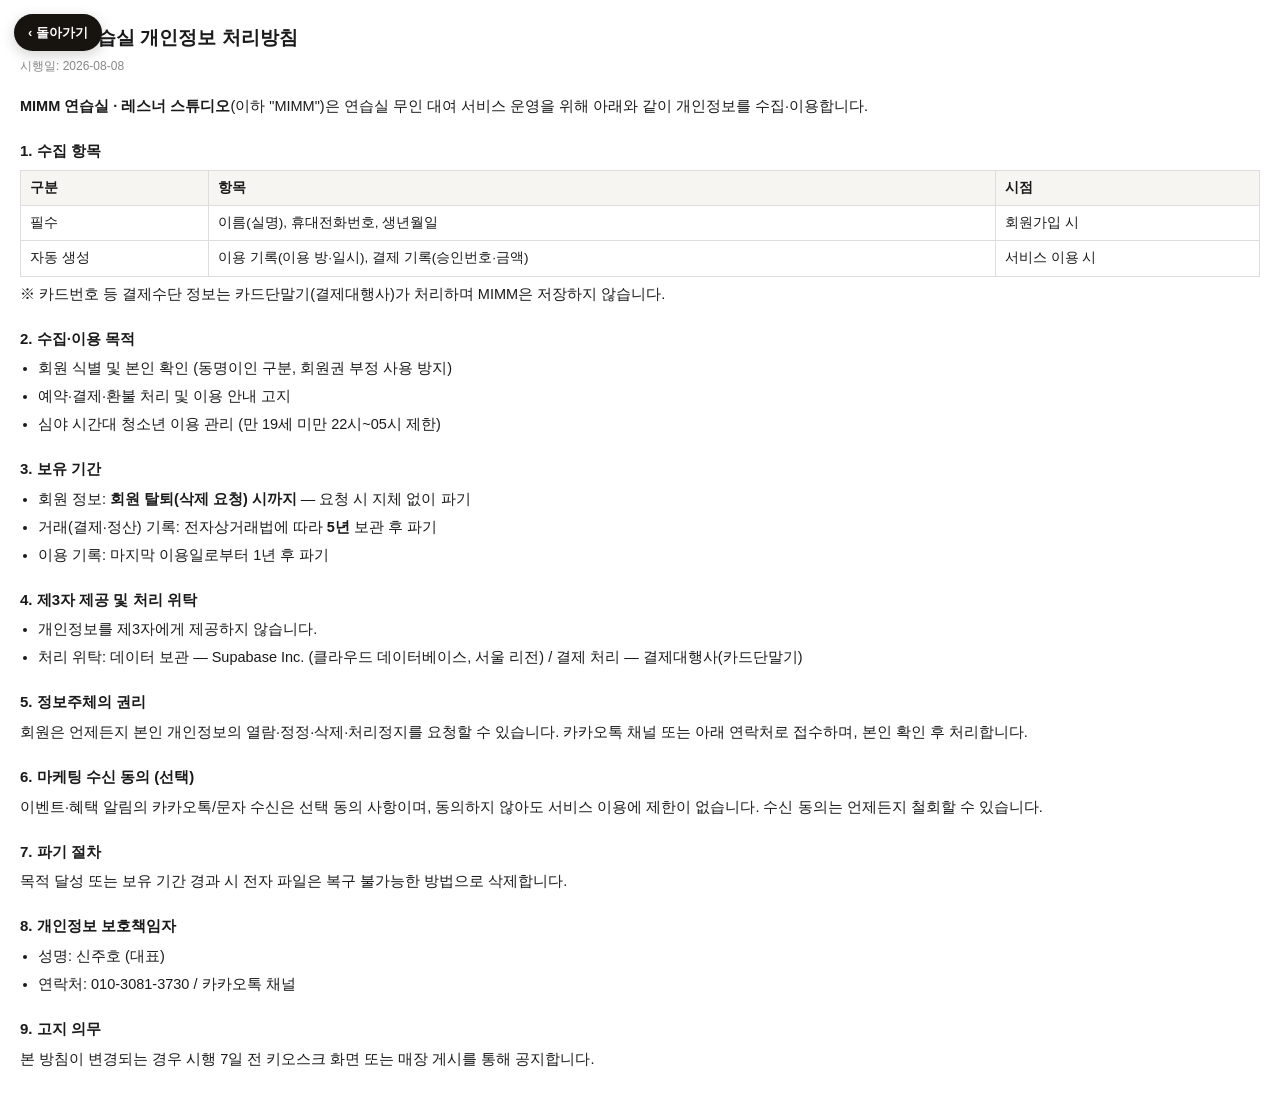
<file: privacy.html>
<!doctype html>
<html lang="ko">
<head>
<meta charset="utf-8">
<meta name="viewport" content="width=device-width, initial-scale=1">
<meta name="color-scheme" content="only light">
<title>MIMM 연습실 개인정보 처리방침</title>
<style>
  body { font-family: Pretendard, -apple-system, sans-serif; color: #1a1a1a; background: #fff;
         margin: 0; padding: 22px 20px 40px; line-height: 1.65; font-size: 14.5px; }
  h1 { font-size: 19px; margin: 0 0 4px; }
  .date { color: #888; font-size: 12px; margin-bottom: 18px; }
  h2 { font-size: 15px; margin: 20px 0 6px; }
  p, li { margin: 4px 0; }
  ul { padding-left: 18px; margin: 4px 0; }
  table { border-collapse: collapse; width: 100%; font-size: 13.5px; margin: 6px 0; }
  th, td { border: 1px solid #ddd; padding: 6px 9px; text-align: left; }
  th { background: #f6f5f2; }
</style>
</head>
<body>
<a href="javascript:void(0)" onclick="history.length>1?history.back():(location.href='./')" style="position:fixed;top:14px;left:14px;z-index:99;display:inline-flex;align-items:center;gap:4px;padding:8px 14px;background:#17140f;color:#fff;border-radius:999px;font-size:13px;font-weight:700;text-decoration:none;box-shadow:0 4px 14px rgba(0,0,0,.18);">‹ 돌아가기</a>

<h1>MIMM 연습실 개인정보 처리방침</h1>
<p class="date">시행일: 2026-08-08</p>

<p><b>MIMM 연습실 · 레스너 스튜디오</b>(이하 "MIMM")은 연습실 무인 대여 서비스 운영을 위해 아래와 같이 개인정보를 수집·이용합니다.</p>

<h2>1. 수집 항목</h2>
<table>
  <tr><th>구분</th><th>항목</th><th>시점</th></tr>
  <tr><td>필수</td><td>이름(실명), 휴대전화번호, 생년월일</td><td>회원가입 시</td></tr>
  <tr><td>자동 생성</td><td>이용 기록(이용 방·일시), 결제 기록(승인번호·금액)</td><td>서비스 이용 시</td></tr>
</table>
<p>※ 카드번호 등 결제수단 정보는 카드단말기(결제대행사)가 처리하며 MIMM은 저장하지 않습니다.</p>

<h2>2. 수집·이용 목적</h2>
<ul>
  <li>회원 식별 및 본인 확인 (동명이인 구분, 회원권 부정 사용 방지)</li>
  <li>예약·결제·환불 처리 및 이용 안내 고지</li>
  <li>심야 시간대 청소년 이용 관리 (만 19세 미만 22시~05시 제한)</li>
</ul>

<h2>3. 보유 기간</h2>
<ul>
  <li>회원 정보: <b>회원 탈퇴(삭제 요청) 시까지</b> — 요청 시 지체 없이 파기</li>
  <li>거래(결제·정산) 기록: 전자상거래법에 따라 <b>5년</b> 보관 후 파기</li>
  <li>이용 기록: 마지막 이용일로부터 1년 후 파기</li>
</ul>

<h2>4. 제3자 제공 및 처리 위탁</h2>
<ul>
  <li>개인정보를 제3자에게 제공하지 않습니다.</li>
  <li>처리 위탁: 데이터 보관 — Supabase Inc. (클라우드 데이터베이스, 서울 리전) / 결제 처리 — 결제대행사(카드단말기)</li>
</ul>

<h2>5. 정보주체의 권리</h2>
<p>회원은 언제든지 본인 개인정보의 열람·정정·삭제·처리정지를 요청할 수 있습니다. 카카오톡 채널 또는 아래 연락처로 접수하며, 본인 확인 후 처리합니다.</p>

<h2>6. 마케팅 수신 동의 (선택)</h2>
<p>이벤트·혜택 알림의 카카오톡/문자 수신은 선택 동의 사항이며, 동의하지 않아도 서비스 이용에 제한이 없습니다. 수신 동의는 언제든지 철회할 수 있습니다.</p>

<h2>7. 파기 절차</h2>
<p>목적 달성 또는 보유 기간 경과 시 전자 파일은 복구 불가능한 방법으로 삭제합니다.</p>

<h2>8. 개인정보 보호책임자</h2>
<ul>
  <li>성명: 신주호 (대표)</li>
  <li>연락처: 010-3081-3730 / 카카오톡 채널</li>
</ul>

<h2>9. 고지 의무</h2>
<p>본 방침이 변경되는 경우 시행 7일 전 키오스크 화면 또는 매장 게시를 통해 공지합니다.</p>
</body>
</html>
</file>
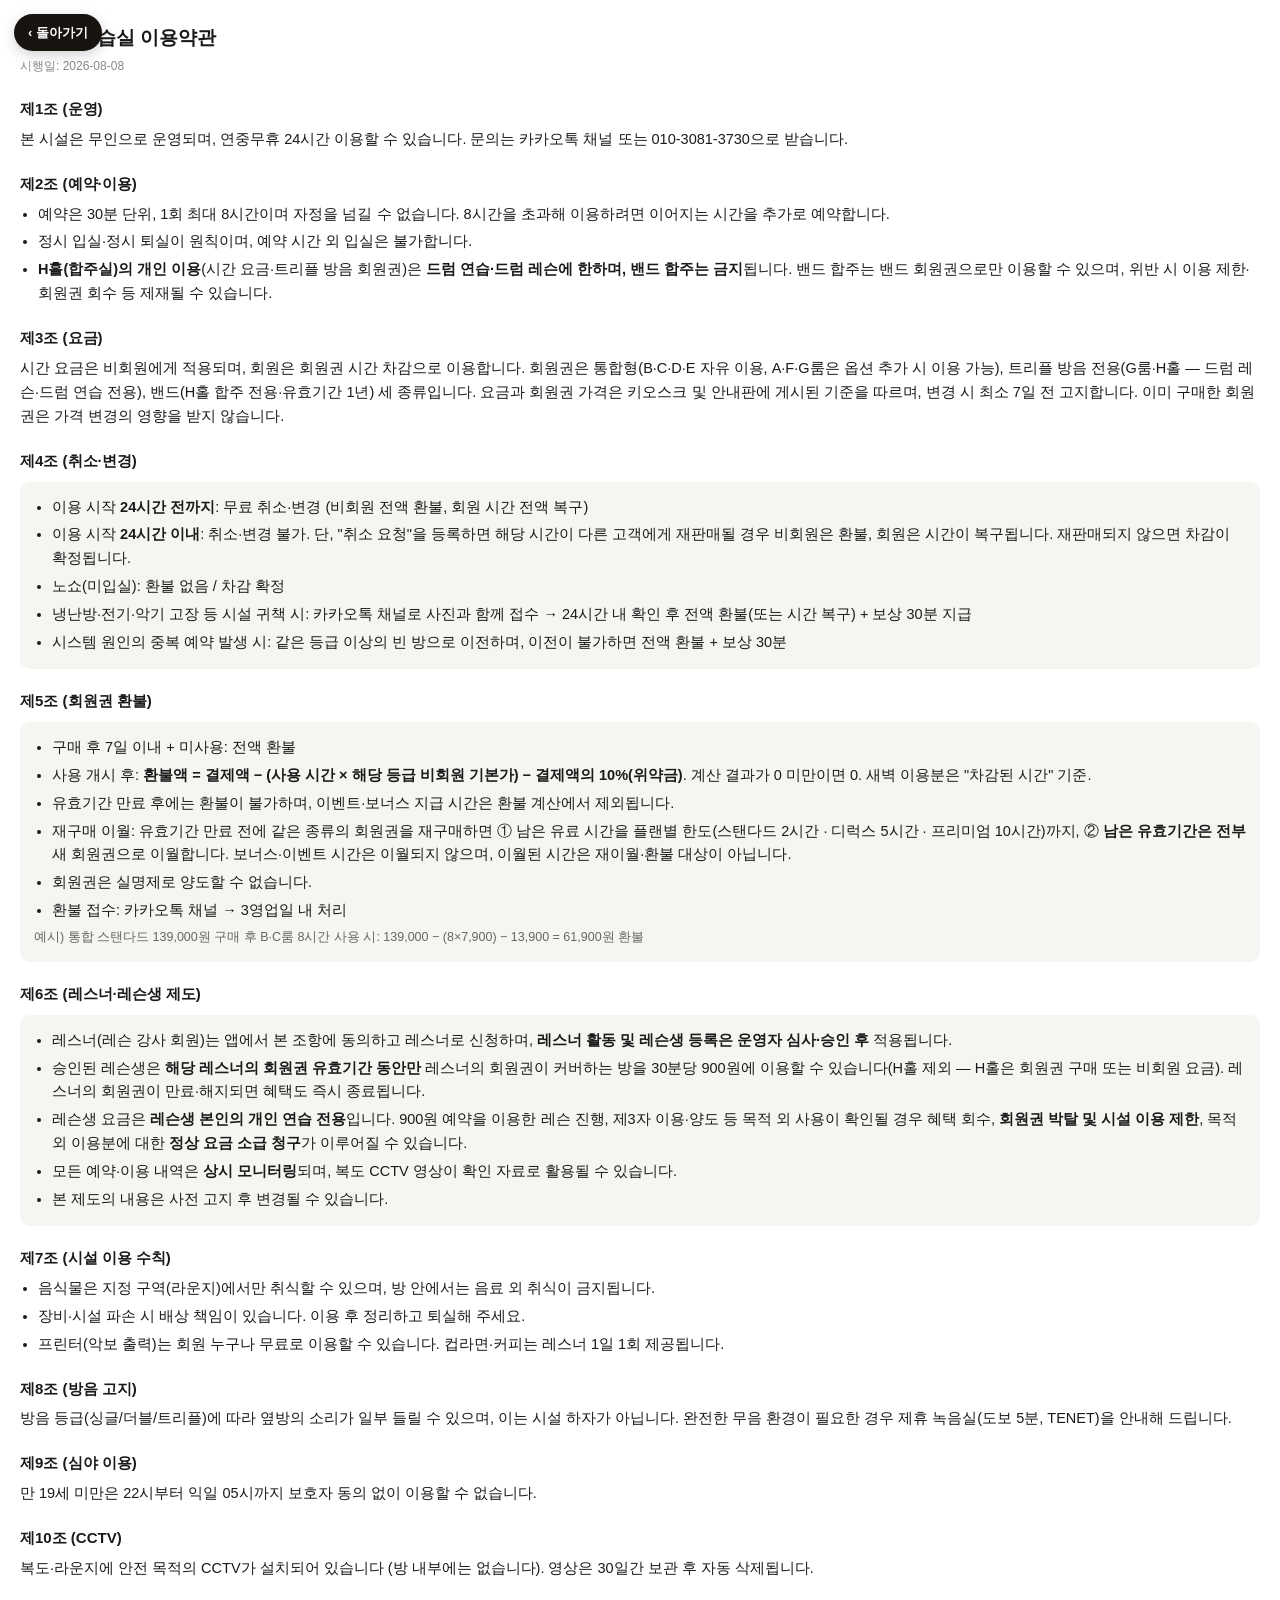
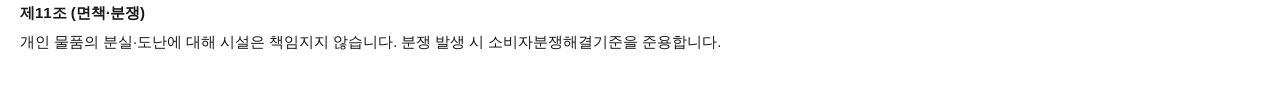
<file: terms.html>
<!doctype html>
<html lang="ko">
<head>
<meta charset="utf-8">
<meta name="viewport" content="width=device-width, initial-scale=1">
<meta name="color-scheme" content="only light">
<title>MIMM 연습실 이용약관</title>
<style>
  body { font-family: Pretendard, -apple-system, sans-serif; color: #1a1a1a; background: #fff;
         margin: 0; padding: 22px 20px 40px; line-height: 1.65; font-size: 14.5px; }
  h1 { font-size: 19px; margin: 0 0 4px; }
  .date { color: #888; font-size: 12px; margin-bottom: 18px; }
  h2 { font-size: 15px; margin: 20px 0 6px; }
  p, li { margin: 4px 0; }
  ul { padding-left: 18px; margin: 4px 0; }
  .box { background: #f6f5f2; border-radius: 10px; padding: 10px 14px; margin: 8px 0; }
</style>
</head>
<body>
<a href="javascript:void(0)" onclick="history.length>1?history.back():(location.href='./')" style="position:fixed;top:14px;left:14px;z-index:99;display:inline-flex;align-items:center;gap:4px;padding:8px 14px;background:#17140f;color:#fff;border-radius:999px;font-size:13px;font-weight:700;text-decoration:none;box-shadow:0 4px 14px rgba(0,0,0,.18);">‹ 돌아가기</a>

<h1>MIMM 연습실 이용약관</h1>
<p class="date">시행일: 2026-08-08</p>

<h2>제1조 (운영)</h2>
<p>본 시설은 무인으로 운영되며, 연중무휴 24시간 이용할 수 있습니다. 문의는 카카오톡 채널 또는 010-3081-3730으로 받습니다.</p>

<h2>제2조 (예약·이용)</h2>
<ul>
  <li>예약은 30분 단위, 1회 최대 8시간이며 자정을 넘길 수 없습니다. 8시간을 초과해 이용하려면 이어지는 시간을 추가로 예약합니다.</li>
  <li>정시 입실·정시 퇴실이 원칙이며, 예약 시간 외 입실은 불가합니다.</li>
  <li><b>H홀(합주실)의 개인 이용</b>(시간 요금·트리플 방음 회원권)은 <b>드럼 연습·드럼 레슨에 한하며, 밴드 합주는 금지</b>됩니다. 밴드 합주는 밴드 회원권으로만 이용할 수 있으며, 위반 시 이용 제한·회원권 회수 등 제재될 수 있습니다.</li>
</ul>

<h2>제3조 (요금)</h2>
<p>시간 요금은 비회원에게 적용되며, 회원은 회원권 시간 차감으로 이용합니다. 회원권은 통합형(B·C·D·E 자유 이용, A·F·G룸은 옵션 추가 시 이용 가능), 트리플 방음 전용(G룸·H홀 — 드럼 레슨·드럼 연습 전용), 밴드(H홀 합주 전용·유효기간 1년) 세 종류입니다. 요금과 회원권 가격은 키오스크 및 안내판에 게시된 기준을 따르며, 변경 시 최소 7일 전 고지합니다. 이미 구매한 회원권은 가격 변경의 영향을 받지 않습니다.</p>

<h2>제4조 (취소·변경)</h2>
<div class="box">
  <ul>
    <li>이용 시작 <b>24시간 전까지</b>: 무료 취소·변경 (비회원 전액 환불, 회원 시간 전액 복구)</li>
    <li>이용 시작 <b>24시간 이내</b>: 취소·변경 불가. 단, "취소 요청"을 등록하면 해당 시간이 다른 고객에게 재판매될 경우 비회원은 환불, 회원은 시간이 복구됩니다. 재판매되지 않으면 차감이 확정됩니다.</li>
    <li>노쇼(미입실): 환불 없음 / 차감 확정</li>
    <li>냉난방·전기·악기 고장 등 시설 귀책 시: 카카오톡 채널로 사진과 함께 접수 → 24시간 내 확인 후 전액 환불(또는 시간 복구) + 보상 30분 지급</li>
    <li>시스템 원인의 중복 예약 발생 시: 같은 등급 이상의 빈 방으로 이전하며, 이전이 불가하면 전액 환불 + 보상 30분</li>
  </ul>
</div>

<h2>제5조 (회원권 환불)</h2>
<div class="box">
  <ul>
    <li>구매 후 7일 이내 + 미사용: 전액 환불</li>
    <li>사용 개시 후: <b>환불액 = 결제액 − (사용 시간 × 해당 등급 비회원 기본가) − 결제액의 10%(위약금)</b>. 계산 결과가 0 미만이면 0. 새벽 이용분은 "차감된 시간" 기준.</li>
    <li>유효기간 만료 후에는 환불이 불가하며, 이벤트·보너스 지급 시간은 환불 계산에서 제외됩니다.</li>
    <li>재구매 이월: 유효기간 만료 전에 같은 종류의 회원권을 재구매하면 ① 남은 유료 시간을 플랜별 한도(스탠다드 2시간 · 디럭스 5시간 · 프리미엄 10시간)까지, ② <b>남은 유효기간은 전부</b> 새 회원권으로 이월합니다. 보너스·이벤트 시간은 이월되지 않으며, 이월된 시간은 재이월·환불 대상이 아닙니다.</li>
    <li>회원권은 실명제로 양도할 수 없습니다.</li>
    <li>환불 접수: 카카오톡 채널 → 3영업일 내 처리</li>
  </ul>
  <p style="color:#666;font-size:12.5px">예시) 통합 스탠다드 139,000원 구매 후 B·C룸 8시간 사용 시: 139,000 − (8×7,900) − 13,900 = 61,900원 환불</p>
</div>

<h2>제6조 (레스너·레슨생 제도)</h2>
<div class="box">
  <ul>
    <li>레스너(레슨 강사 회원)는 앱에서 본 조항에 동의하고 레스너로 신청하며, <b>레스너 활동 및 레슨생 등록은 운영자 심사·승인 후</b> 적용됩니다.</li>
    <li>승인된 레슨생은 <b>해당 레스너의 회원권 유효기간 동안만</b> 레스너의 회원권이 커버하는 방을 30분당 900원에 이용할 수 있습니다(H홀 제외 — H홀은 회원권 구매 또는 비회원 요금). 레스너의 회원권이 만료·해지되면 혜택도 즉시 종료됩니다.</li>
    <li>레슨생 요금은 <b>레슨생 본인의 개인 연습 전용</b>입니다. 900원 예약을 이용한 레슨 진행, 제3자 이용·양도 등 목적 외 사용이 확인될 경우 혜택 회수, <b>회원권 박탈 및 시설 이용 제한</b>, 목적 외 이용분에 대한 <b>정상 요금 소급 청구</b>가 이루어질 수 있습니다.</li>
    <li>모든 예약·이용 내역은 <b>상시 모니터링</b>되며, 복도 CCTV 영상이 확인 자료로 활용될 수 있습니다.</li>
    <li>본 제도의 내용은 사전 고지 후 변경될 수 있습니다.</li>
  </ul>
</div>

<h2>제7조 (시설 이용 수칙)</h2>
<ul>
  <li>음식물은 지정 구역(라운지)에서만 취식할 수 있으며, 방 안에서는 음료 외 취식이 금지됩니다.</li>
  <li>장비·시설 파손 시 배상 책임이 있습니다. 이용 후 정리하고 퇴실해 주세요.</li>
  <li>프린터(악보 출력)는 회원 누구나 무료로 이용할 수 있습니다. 컵라면·커피는 레스너 1일 1회 제공됩니다.</li>
</ul>

<h2>제8조 (방음 고지)</h2>
<p>방음 등급(싱글/더블/트리플)에 따라 옆방의 소리가 일부 들릴 수 있으며, 이는 시설 하자가 아닙니다. 완전한 무음 환경이 필요한 경우 제휴 녹음실(도보 5분, TENET)을 안내해 드립니다.</p>

<h2>제9조 (심야 이용)</h2>
<p>만 19세 미만은 22시부터 익일 05시까지 보호자 동의 없이 이용할 수 없습니다.</p>

<h2>제10조 (CCTV)</h2>
<p>복도·라운지에 안전 목적의 CCTV가 설치되어 있습니다 (방 내부에는 없습니다). 영상은 30일간 보관 후 자동 삭제됩니다.</p>

<h2>제11조 (면책·분쟁)</h2>
<p>개인 물품의 분실·도난에 대해 시설은 책임지지 않습니다. 분쟁 발생 시 소비자분쟁해결기준을 준용합니다.</p>
</body>
</html>
</file>
